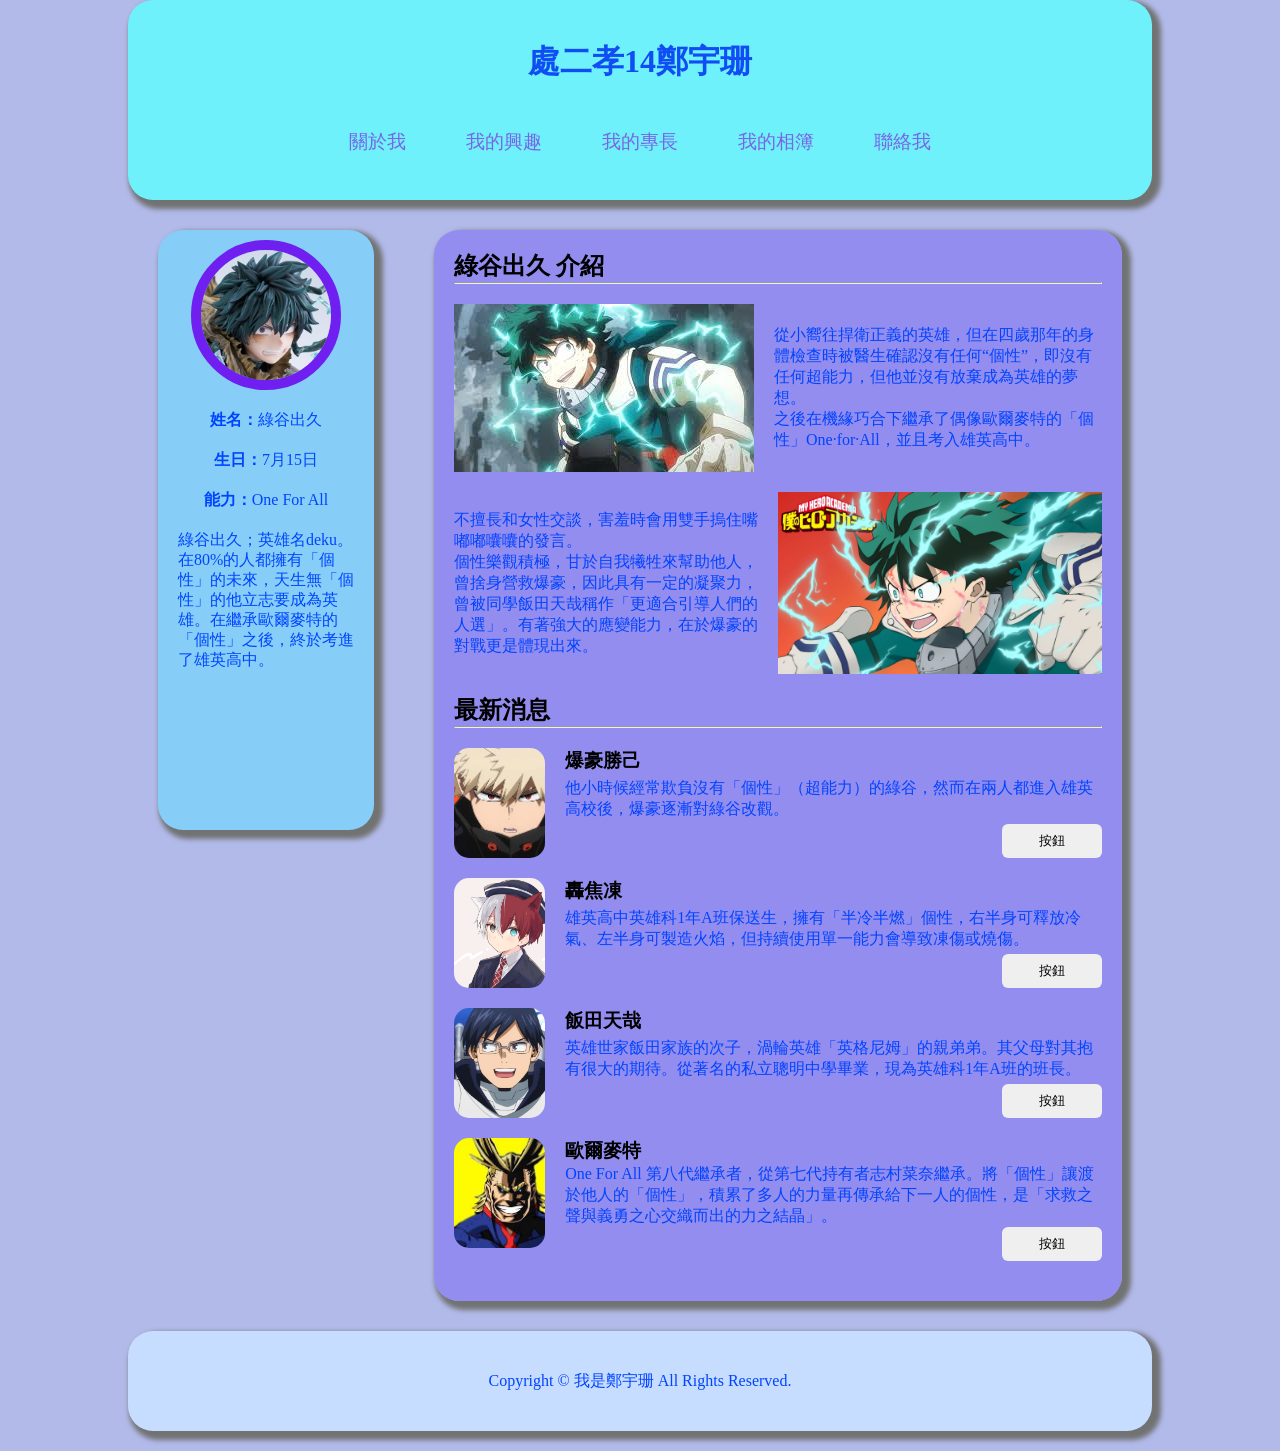
<file: index.html>
<!DOCTYPE html>
<html lang="en">
<head>
    <meta charset="UTF-8">
    <meta name="viewport" content="width=device-width, initial-scale=1.0">
    <link rel="stylesheet" href="index.css">
    <title>處二孝14鄭宇珊</title>
<link rel="stylesheet" href="rwd.css"></head>
<body>
<header>
    <h1><a href="index.html">處二孝14鄭宇珊</a></h1>
        <nav>
            <ul>
                <li><a href="about.html">關於我</a></li>
                <li><a href="like.html">我的興趣</a></li>
                <li><a href="專長.html">我的專長</a></li>
                <li><a href="相簿.html">我的相簿</a></li>
                <li><a href="聯絡.html">聯絡我</a></li>
            </ul>
        </nav>
    </header>
    <div id="box1">
        <aside>
            <div id="photo"><img src="img/1.jpg" alt=""></div>
                <p><b>姓名：</b>綠谷出久</p>
                <p><b>生日：</b>7月15日</p>
                <p><b>能力：</b>One For All</p>
                <p id="a_text">綠谷出久；英雄名deku。在80%的人都擁有「個性」的未來，天生無「個性」的他立志要成為英雄。在繼承歐爾麥特的「個性」之後，終於考進了雄英高中。</p>
        </aside>
        <main>
            <section>
                <h2>綠谷出久 介紹</h2>
                <hr>
                <div class="s1">
                    <img src="img/2.jpg" alt="">
                    <p>從小嚮往捍衛正義的英雄，但在四歲那年的身體檢查時被醫生確認沒有任何“個性”，即沒有任何超能力，但他並沒有放棄成為英雄的夢想。<br>之後在機緣巧合下繼承了偶像歐爾麥特的「個性」One·for·All，並且考入雄英高中。</p>
                </div>
                <div class="s1">
                    <img src="img/3.jpg" alt="">
                    <p>不擅長和女性交談，害羞時會用雙手摀住嘴嘟嘟囔囔的發言。<br>個性樂觀積極，甘於自我犧牲來幫助他人，曾捨身營救爆豪，因此具有一定的凝聚力，曾被同學飯田天哉稱作「更適合引導人們的人選」。有著強大的應變能力，在於爆豪的對戰更是體現出來。</p>
                </div>
            </section>
            <section>
                <h2>最新消息</h2>
                <hr>
                <div class="newsDiv">
                    <div class="newsImg"></div>
                <div class="newsTxt">
                    <h3>爆豪勝己</h3>
                    <p>他小時候經常欺負沒有「個性」（超能力）的綠谷，然而在兩人都進入雄英高校後，爆豪逐漸對綠谷改觀。</p>
                    <button>按鈕</button>
                </div>
            </div>
                <div class="newsDiv">
                    <div class="newsImg"></div>
                <div class="newsTxt">
                    <h3>轟焦凍</h3>
                    <p>雄英高中英雄科1年A班保送生，擁有「半冷半燃」個性，右半身可釋放冷氣、左半身可製造火焰，但持續使用單一能力會導致凍傷或燒傷。</p>
                    <button>按鈕</button>
                </div>
            </div>
                <div class="newsDiv">
                    <div class="newsImg"></div>
                <div class="newsTxt">
                    <h3>飯田天哉</h3>
                    <p>英雄世家飯田家族的次子，渦輪英雄「英格尼姆」的親弟弟。其父母對其抱有很大的期待。從著名的私立聰明中學畢業，現為英雄科1年A班的班長。</p>
                    <button>按鈕</button>
                </div>
            </div>
                <div class="newsDiv">
                    <div class="newsImg"></div>
                <div class="newsTxt">
                    <h3>歐爾麥特</h3>
                    <p>One For All 第八代繼承者，從第七代持有者志村菜奈繼承。將「個性」讓渡於他人的「個性」，積累了多人的力量再傳承給下一人的個性，是「求救之聲與義勇之心交織而出的力之結晶」。</p>
                    <button>按鈕</button>
                </div>
            </div>
            </section>
        </main>
    </div>
    <footer>
        <p>Copyright © 我是鄭宇珊 All Rights Reserved.</p>
    </footer>
</body>
</html>
</file>
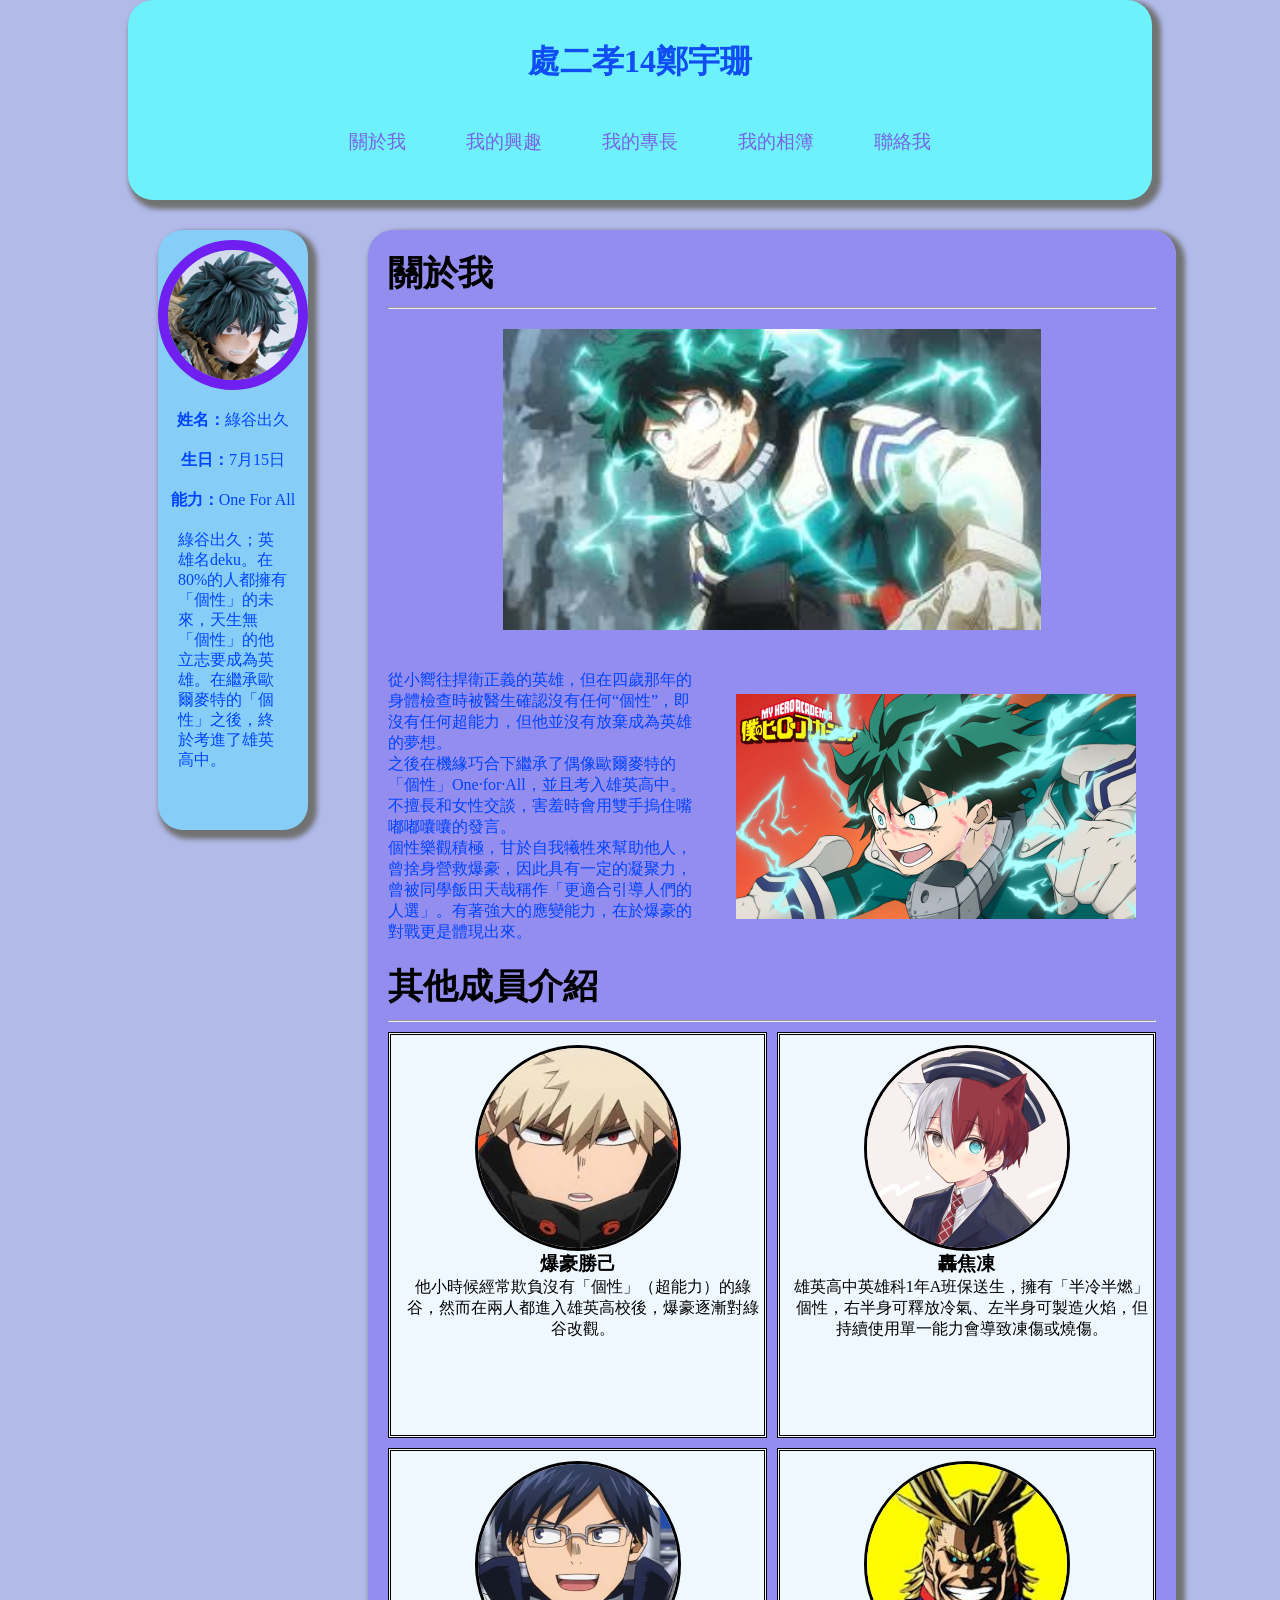
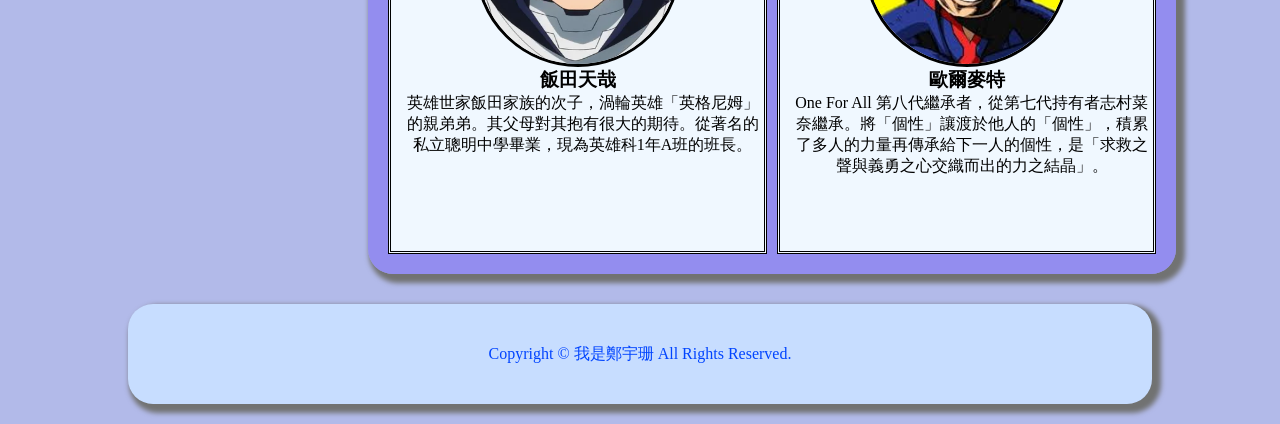
<file: about.html>
<!DOCTYPE html>
<html lang="en">

<head>
    <meta charset="UTF-8">
    <meta name="viewport" content="width=device-width, initial-scale=1.0">
    <link rel="stylesheet" href="index.css">
    <link rel="stylesheet" href="about.css">
    <title>處二孝14鄭宇珊</title>
<link rel="stylesheet" href="rwd.css"></head>

<body>
    <header>
        <h1><a href="index.html">處二孝14鄭宇珊</a></h1>
        <nav>
            <ul>
                <li><a href="about.html">關於我</a></li>
                <li><a href="like.html">我的興趣</a></li>
                <li><a href="專長.html">我的專長</a></li>
                <li><a href="相簿.html">我的相簿</a></li>
                <li><a href="聯絡.html">聯絡我</a></li>
            </ul>
        </nav>
    </header>
    <div id="box1">
        <aside>
            <div id="photo"><img src="img/1.jpg" alt=""></div>
            <p><b>姓名：</b>綠谷出久</p>
            <p><b>生日：</b>7月15日</p>
            <p><b>能力：</b>One For All</p>
            <p id="a_text">綠谷出久；英雄名deku。在80%的人都擁有「個性」的未來，天生無「個性」的他立志要成為英雄。在繼承歐爾麥特的「個性」之後，終於考進了雄英高中。</p>
        </aside>
        <main>
            <div class="news1">
                <h1>關於我</h1>
                <hr>
                <div class="Img1"><img src="img/2.jpg" alt=""></div>
            </div>
            <div class="news2">
                <p>從小嚮往捍衛正義的英雄，但在四歲那年的身體檢查時被醫生確認沒有任何“個性”，即沒有任何超能力，但他並沒有放棄成為英雄的夢想。<br>之後在機緣巧合下繼承了偶像歐爾麥特的「個性」One·for·All，並且考入雄英高中。<br>不擅長和女性交談，害羞時會用雙手摀住嘴嘟嘟囔囔的發言。<br>個性樂觀積極，甘於自我犧牲來幫助他人，曾捨身營救爆豪，因此具有一定的凝聚力，曾被同學飯田天哉稱作「更適合引導人們的人選」。有著強大的應變能力，在於爆豪的對戰更是體現出來。
                </p>
                <img src="img/3.jpg" alt="">
            </div>
            <div class="news3">
                <h1>其他成員介紹</h1>
                <hr>
                <div class="see1">
                    <div class="re1"><img src="img/4.jpg" alt="">
                        <h3><b>爆豪勝己</b></h3>
                        <p>他小時候經常欺負沒有「個性」（超能力）的綠谷，然而在兩人都進入雄英高校後，爆豪逐漸對綠谷改觀。</p>
                    </div>
                    <div class="re2"><img src="img/5.jpg" alt="">
                        <h3><b>轟焦凍</b></h3>
                        <p>雄英高中英雄科1年A班保送生，擁有「半冷半燃」個性，右半身可釋放冷氣、左半身可製造火焰，但持續使用單一能力會導致凍傷或燒傷。</p>
                    </div>
                </div>
                <div class="see2">
                    <div class="re3"><img src="img/6.jpg" alt="">
                        <h3><b>飯田天哉</b></h3>
                        <p>英雄世家飯田家族的次子，渦輪英雄「英格尼姆」的親弟弟。其父母對其抱有很大的期待。從著名的私立聰明中學畢業，現為英雄科1年A班的班長。</p>
                    </div>
                    <div class="re4"><img src="img/7.jpg" alt="">
                        <h3><b>歐爾麥特</b></h3>
                        <p>One For All 第八代繼承者，從第七代持有者志村菜奈繼承。將「個性」讓渡於他人的「個性」，積累了多人的力量再傳承給下一人的個性，是「求救之聲與義勇之心交織而出的力之結晶」。
                        </p>
                    </div>
                </div>
        </main>
    </div>
    <footer>
        <p>Copyright © 我是鄭宇珊 All Rights Reserved.</p>
    </footer>
</body>

</html>
</file>
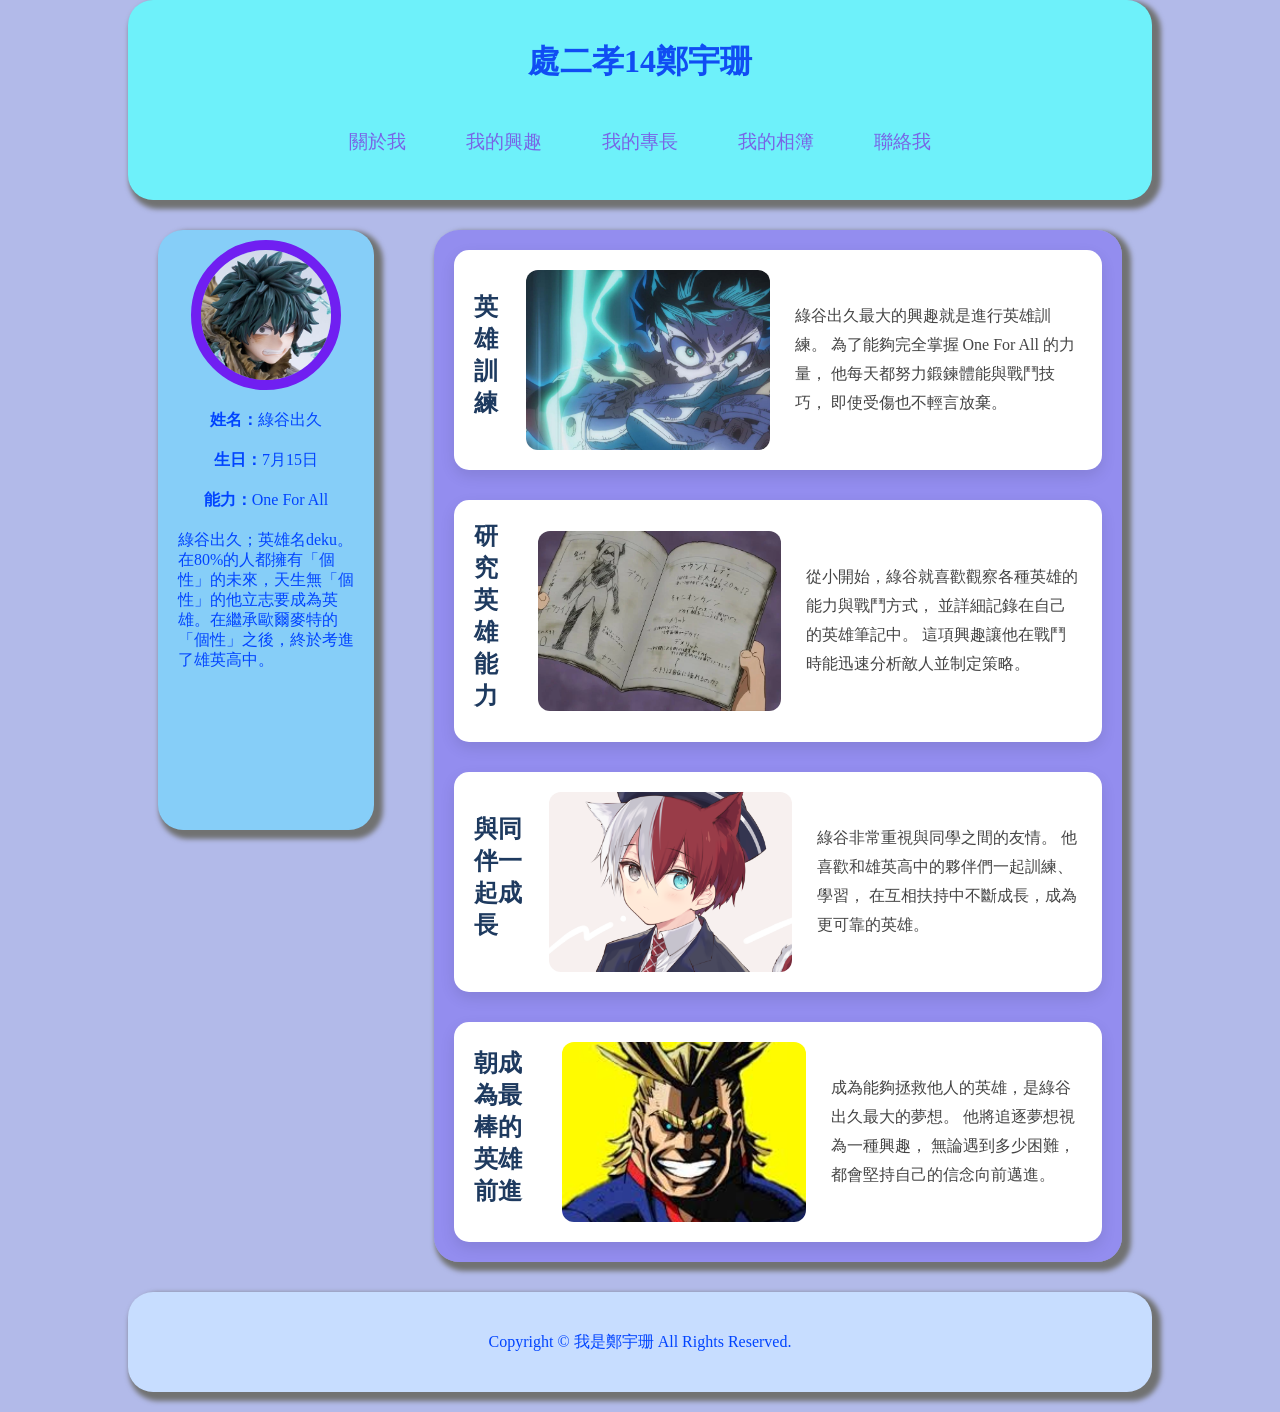
<file: like.html>
<!DOCTYPE html>
<html lang="en">
<head>
    <meta charset="UTF-8">
    <meta name="viewport" content="width=device-width, initial-scale=1.0">
    <link rel="stylesheet" href="index.css">
    <link rel="stylesheet" href="like.css">
    <title>處二孝14鄭宇珊</title>
<link rel="stylesheet" href="rwd.css"></head>
<body>
<header>
    <h1><a href="index.html">處二孝14鄭宇珊</a></h1>
        <nav>
            <ul>
                <li><a href="about.html">關於我</a></li>
                <li><a href="like.html">我的興趣</a></li>
                <li><a href="專長.html">我的專長</a></li>
                <li><a href="相簿.html">我的相簿</a></li>
                <li><a href="聯絡.html">聯絡我</a></li>
            </ul>
        </nav>
    </header>
    <div id="box1">
        <aside>
            <div id="photo"><img src="img/1.jpg" alt=""></div>
                <p><b>姓名：</b>綠谷出久</p>
                <p><b>生日：</b>7月15日</p>
                <p><b>能力：</b>One For All</p>
                <p id="a_text">綠谷出久；英雄名deku。在80%的人都擁有「個性」的未來，天生無「個性」的他立志要成為英雄。在繼承歐爾麥特的「個性」之後，終於考進了雄英高中。</p>
        </aside>
        <main>
            <section class="interest">
                <h2>英雄訓練</h2>
                <img src="img/11.jpg" alt="英雄訓練">
                <p>
                    綠谷出久最大的興趣就是進行英雄訓練。
                    為了能夠完全掌握 One For All 的力量，
                    他每天都努力鍛鍊體能與戰鬥技巧，
                    即使受傷也不輕言放棄。
                </p>
            </section>
        
            <section class="interest">
                <h2>研究英雄能力</h2>
                <img src="img/10.jpg" alt="英雄筆記">
                <p>
                    從小開始，綠谷就喜歡觀察各種英雄的能力與戰鬥方式，
                    並詳細記錄在自己的英雄筆記中。
                    這項興趣讓他在戰鬥時能迅速分析敵人並制定策略。
                </p>
            </section>
        
            <section class="interest">
                <h2>與同伴一起成長</h2>
                <img src="img/5.jpg" alt="同伴">
                <p>
                    綠谷非常重視與同學之間的友情。
                    他喜歡和雄英高中的夥伴們一起訓練、學習，
                    在互相扶持中不斷成長，成為更可靠的英雄。
                </p>
            </section>
        
            <section class="interest">
                <h2>朝成為最棒的英雄前進</h2>
                <img src="img/7.jpg" alt="英雄夢想">
                <p>
                    成為能夠拯救他人的英雄，是綠谷出久最大的夢想。
                    他將追逐夢想視為一種興趣，
                    無論遇到多少困難，都會堅持自己的信念向前邁進。
                </p>
            </section>
        </main>
    </div>
    <footer>
        <p>Copyright © 我是鄭宇珊 All Rights Reserved.</p>
    </footer>
</body>
</html>
</file>
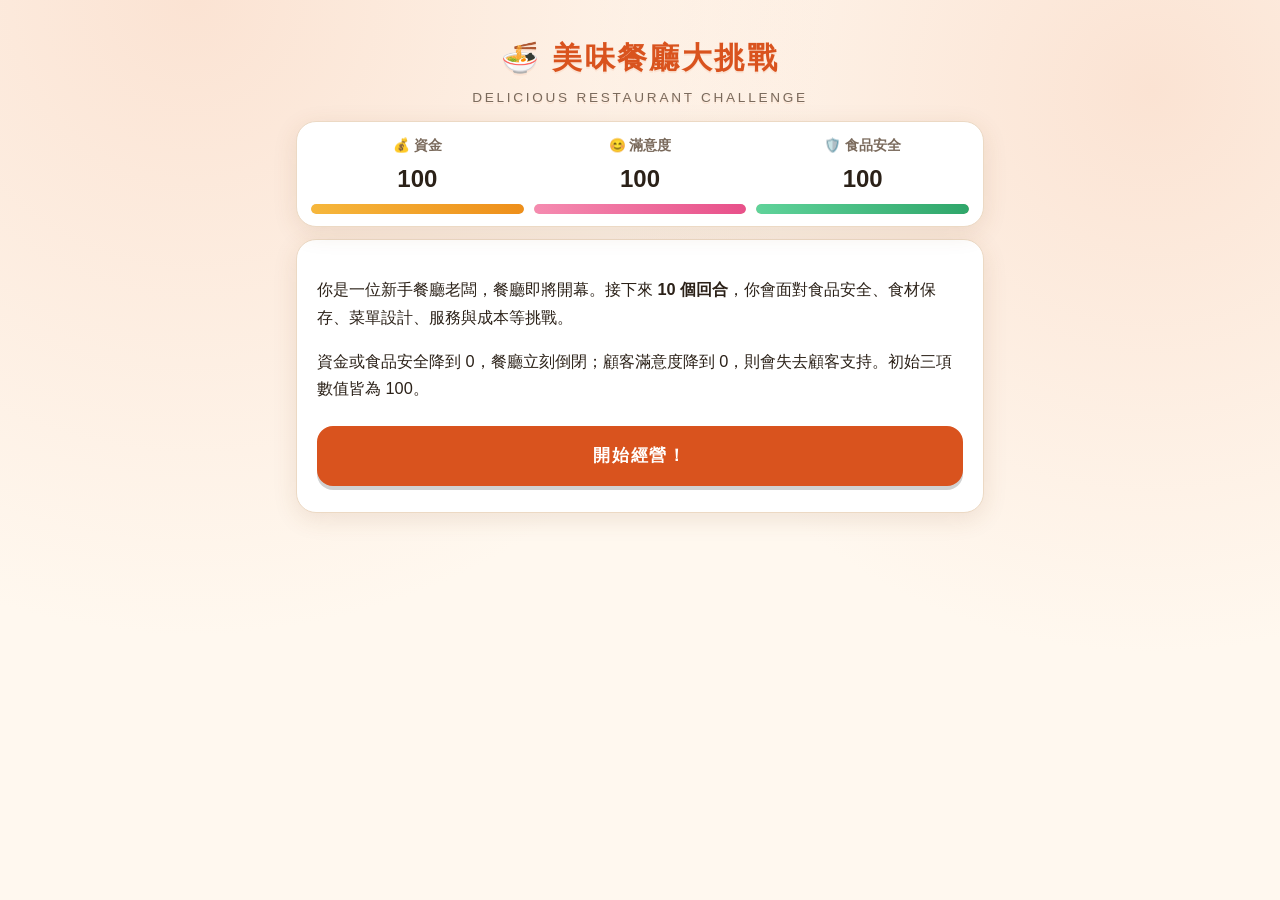
<file: restaurant-game (2).html>
<!DOCTYPE html>
<html lang="zh-Hant">
<head>
<meta charset="utf-8">
<meta name="viewport" content="width=device-width, initial-scale=1, viewport-fit=cover">
<title>美味餐廳大挑戰</title>
<style>
:root{box-sizing:border-box;padding-top:env(safe-area-inset-top,0px);padding-bottom:env(safe-area-inset-bottom,0px);--bg:#fff8ef;--card:#fff;--tx:#2b2118;--mu:#7a6a5c;--bd:#ecd9c4;--ac:#d9531e;--ac2:#fbe3d3;--up:#1f8a4c;--dn:#c62f2f;color-scheme:light}
html{scroll-padding-top:env(safe-area-inset-top,0px)}
@media (prefers-color-scheme:dark){:root:not([data-theme="light"]){--bg:#1d1814;--card:#2a231d;--tx:#f5ebe0;--mu:#b5a594;--bd:#463b31;--ac:#ff8a52;--ac2:#4a2e20;--up:#55d08a;--dn:#ff7b7b;color-scheme:dark}}
*{box-sizing:border-box}
body{margin:0;background:var(--bg);color:var(--tx);font:16px/1.7 -apple-system,"PingFang TC","Noto Sans TC","Microsoft JhengHei",sans-serif}
main{max-width:720px;margin:0 auto;padding:16px}
h1{font-size:1.5rem;margin:8px 0;text-align:center}
.card{background:var(--card);border:1px solid var(--bd);border-radius:14px;padding:16px;margin:12px 0}
.stats{display:grid;grid-template-columns:repeat(3,1fr);gap:8px}
.st{font-size:.85rem;color:var(--mu)}
.st b{display:block;font-size:1.25rem;color:var(--tx)}
.bar{height:8px;border-radius:4px;background:var(--bd);overflow:hidden;margin-top:4px}
.bar i{display:block;height:100%;background:var(--ac);transition:width .4s}
.rd{color:var(--ac);font-weight:700}
.facts{background:var(--ac2);border-radius:10px;padding:10px 14px;font-size:.92rem;margin:10px 0}
.facts div{margin:2px 0}
button{font:inherit;color:var(--tx);background:var(--card);border:1px solid var(--bd);border-radius:12px;padding:12px 14px;margin:6px 0;width:100%;text-align:left;cursor:pointer}
button:hover{border-color:var(--ac)}
button.go{background:var(--ac);color:#fff;border-color:var(--ac);text-align:center;font-weight:700}
.d{display:flex;gap:12px;flex-wrap:wrap;font-weight:700;margin:8px 0}
.up{color:var(--up)}.dn{color:var(--dn)}
.know{border-left:4px solid var(--ac);padding-left:10px;color:var(--mu);font-size:.93rem}
.big{font-size:2.4rem;text-align:center;font-weight:800;color:var(--ac)}
body{background:radial-gradient(circle at 15% 0,var(--ac2),transparent 45%),radial-gradient(circle at 90% 10%,var(--ac2),transparent 40%),var(--bg);min-height:100vh}
main{padding:20px 16px 40px}
h1{font-size:1.9rem;letter-spacing:.08em;margin:12px 0 2px;color:var(--ac);text-shadow:0 2px 0 var(--ac2)}
.sub{display:block;font-size:.85rem;font-weight:400;letter-spacing:.2em;color:var(--mu);margin-top:2px}
.card{border-radius:20px;padding:20px;box-shadow:0 6px 24px rgba(120,70,30,.12);animation:up .35s ease both}
@keyframes up{from{opacity:0;transform:translateY(10px)}to{opacity:1;transform:none}}
.stats{position:sticky;top:env(safe-area-inset-top,0px);z-index:5;gap:10px;padding:12px 14px}
.st{text-align:center;font-weight:600}
.st b{font-size:1.5rem;margin-top:2px}
.bar{height:10px;border-radius:5px}
.bar i{border-radius:5px}
.st:nth-child(1) .bar i{background:linear-gradient(90deg,#f6b73c,#ee8f1a)}
.st:nth-child(2) .bar i{background:linear-gradient(90deg,#f58bb0,#e8508a)}
.st:nth-child(3) .bar i{background:linear-gradient(90deg,#5fd39a,#2fa66a)}
.rd{display:inline-block;background:var(--ac);color:#fff;padding:4px 14px;border-radius:999px;font-size:.9rem;margin-bottom:6px}
.card p{font-size:1.02rem}
.facts{border:1px dashed var(--ac);border-radius:14px;padding:12px 16px}
.facts b{display:block;color:var(--ac);margin-bottom:4px}
button{border-radius:16px;padding:14px 16px;border-width:2px;transition:transform .15s,box-shadow .15s,border-color .15s}
button:hover{transform:translateY(-2px);box-shadow:0 6px 14px rgba(120,70,30,.15)}
button:active{transform:scale(.98)}
button[data-j] b:first-child{display:inline-block;width:1.9em;height:1.9em;line-height:1.9em;text-align:center;border-radius:50%;background:var(--ac2);color:var(--ac);margin-right:8px}
button.go{padding:14px;font-size:1.05rem;letter-spacing:.1em;box-shadow:0 4px 0 rgba(0,0,0,.18)}
button.go:hover{box-shadow:0 6px 0 rgba(0,0,0,.18)}
.d{background:var(--ac2);border-radius:12px;padding:10px 14px}
.know{background:var(--ac2);border-radius:0 12px 12px 0;padding:10px 14px}
.big{font-size:2.8rem;margin:6px 0;text-shadow:0 3px 0 var(--ac2)}
@media (max-width:480px){.st{font-size:.78rem}.st b{font-size:1.25rem}h1{font-size:1.6rem}}
</style>
</head>
<body>
<main>
<h1>🍜 美味餐廳大挑戰<span class="sub">DELICIOUS RESTAURANT CHALLENGE</span></h1>
<div class="card stats" id="stats"></div>
<div id="view"></div>
</main>
<script>
const R=[
{t:"冷藏庫溫度異常",s:"開幕前一天，你收了一批新鮮雞肉，卻發現冷藏庫溫度計顯示 9°C，師傅說「應該沒差啦」。",f:["冷藏溫度應維持在 7°C 以下（建議 0～5°C），冷凍則為 -18°C 以下。","7～60°C 是細菌快速繁殖的「危險溫度帶」。"],
o:[["先照常營業，打烊後再處理冷藏庫",[5,0,-25],"雞肉在危險溫度帶停留過久，沙門氏菌等細菌可能大量繁殖，你賭上了客人的健康，雖然省下成本，但風險極高。"],["立即停用可疑雞肉、報修冷藏庫，並重新叫貨",[-15,-5,10],"你花了不少錢，也讓部分餐點缺貨，但守住了食安底線。"],["請師傅檢修，並量測食材中心溫度，只丟棄超標的食材",[-8,-3,5],"依據實際溫度與時間判斷，減少浪費，但仍有一定判斷風險，需要確實記錄。"]],k:"冷藏 ≤7°C、冷凍 ≤-18°C；危險溫度帶（7～60°C）停留不宜超過 2 小時。"},
{t:"砧板上的交叉污染",s:"午餐尖峰時，新來的助手用同一塊砧板先切生雞肉，又直接拿來切生菜沙拉。",f:["生食與熟食、生肉與蔬果應分開處理，避免交叉污染。","接觸生肉後要用肥皂搓洗雙手至少 20 秒。"],
o:[["用水沖一下砧板，趕快出餐",[0,0,-20],"水沖無法去除油脂與細菌，生雞肉上的細菌已轉移到即食沙拉上，風險很高。"],["採購色標砧板與刀具，並教育全體員工",[-10,0,12],"短期花費增加，但建立了長期有效的分區制度。"],["每次切完用熱水加洗潔精清洗，繼續共用同一塊",[-3,-2,3],"清潔有幫助，但尖峰時容易漏做，仍不如物理分隔可靠。"]],k:"生熟食分開（色標工具）、先洗手再備餐，是預防交叉污染的核心。"},
{t:"菜單設計大考驗",s:"你要為開幕設計菜單。食材採購報價出來了，牛排成本很高，青菜與雞肉則相對便宜。",f:["餐飲業常以食材成本率約 30～35% 作為參考。","菜單可搭配「招牌高毛利」、「平價入門」與蔬食，兼顧營養與選擇。"],
o:[["主打高價牛排，打造高級形象",[5,-12,0],"毛利看似不錯，但價位門檻高，客群變窄，很多顧客覺得吃不起。"],["設計平衡菜單：招牌主餐、平價套餐、蔬食與湯品",[8,10,0],"兼顧成本與顧客需求，營養搭配也更完整，但備料較複雜。"],["全面低價大份量，走薄利多銷路線",[-8,8,0],"客人很開心，但食材成本率偏高，利潤被壓縮。"]],k:"菜單要平衡成本率、毛利、營養與顧客需求，而非只追求單一目標。"},
{t:"倉庫裡的過期食材",s:"盤點倉庫時，你發現後排有已過期的牛奶，還有一箱快壞掉的蔬菜被新貨壓在最底下。",f:["食材應「先進先出」（FIFO），並標示開封與到期日。","過期食品不可使用，也不能靠加熱「救回來」。"],
o:[["全部煮熟再用，反正加熱就安全",[0,-5,-15],"加熱無法消除部分細菌產生的毒素，也不能讓過期食品變安全。"],["丟棄過期品，建立先進先出與標籤制度，調整訂貨量",[-8,0,10],"短期有損耗，但降低了未來浪費與食安風險。"],["整個倉庫全部丟掉重新進貨",[-20,0,5],"雖然安全，但連仍可用的食材也丟了，成本損失太大。"]],k:"先進先出、標示日期、依銷量控管採購量，才能同時顧到安全與成本。"},
{t:"帶病上工的廚師",s:"主廚昨晚開始腹瀉、發燒，但他說店裡缺人，戴上口罩手套還是想上班。",f:["有腹瀉、嘔吐、發燒等症狀的員工，不應接觸食品。","諾羅病毒傳染力強，症狀緩解後仍可能排毒，常建議停工約 48 小時以上。"],
o:[["讓他戴口罩手套，照常煮菜",[5,0,-25],"手套無法阻止病原透過手、餐具傳播，一人帶病可能造成集體食物中毒。"],["請他回家休息，另找兼職人員代班",[-10,-3,10],"人事成本與出餐速度受影響，但守住了衛生。"],["調去收銀台，不碰食物，並重新分配廚房人力",[-4,-2,8],"可行的折衷方案，但他仍可能經手餐具與現金，須加強洗手與消毒。"]],k:"生病員工要暫停接觸食品，這是餐飲衛生管理的基本規範。"},
{t:"顧客的花生過敏",s:"一位顧客點了沙拉，說自己對花生嚴重過敏，而這道沙拉的醬汁含花生醬。",f:["常見過敏原（如花生、蛋、牛奶、甲殼類等）應清楚標示。","備餐時要避免過敏原透過器具、油鍋交叉接觸。"],
o:[["告訴他把花生挑掉就好",[0,-5,-25],"醬汁已沾染整份沙拉，可能引發嚴重過敏反應，甚至休克。"],["如實告知，使用乾淨器具重做無花生版本，並在菜單加註過敏原",[-6,8,8],"多花時間與成本，但顧客安心，也建立專業形象。"],["婉拒服務，請他改點其他餐廳",[0,-8,2],"安全是安全了，但錯失服務機會，顧客感受冷淡。"]],k:"清楚的過敏原標示與乾淨器具，是保護過敏顧客的關鍵。"},
{t:"炎夏外送大作戰",s:"天氣很熱，外送訂單暴增。你的員工把熱湯、炸雞與冷飲、涼拌小菜一起裝進同一個袋子。",f:["熱食應維持 60°C 以上，冷食應維持 7°C 以下。","食物從出餐到食用，建議控制在 2 小時內。"],
o:[["全部裝同一袋，節省包材與時間",[3,-8,-15],"冷熱互相影響，大量食物落入危險溫度帶，也容易變味、變質。"],["冷熱分裝、使用保溫保冷袋，並標示出餐時間",[-8,8,8],"包材成本上升，但品質與安全都提升，顧客評價更好。"],["夏天先暫停外送",[-5,-10,0],"避開風險，但損失營收與外送客群。"]],k:"冷熱分裝，熱食 ≥60°C、冷食 ≤7°C，並縮短運送時間。"},
{t:"衛生局抽查前夕",s:"明天衛生局可能來抽查，你發現炸油顏色變黑、起泡又有油煙異味，已使用多日。",f:["油炸用油的極性化合物達 25% 即不得使用，需更換。","可用油品檢測試紙或儀器輔助判斷，並保留換油紀錄。"],
o:[["繼續用，只多補一些新油",[3,0,-15],"補油無法解決劣化問題，油品劣化會產生有害物質，也容易被稽查開罰。"],["全部更換，使用檢測試紙並建立換油紀錄",[-10,3,12],"短期支出增加，但符合法規並提升品質。"],["先過濾掉雜質，再繼續使用",[-3,0,2],"過濾只能去雜質，無法改善油品劣化，效果有限。"]],k:"炸油要依檢測結果與使用狀況定期更換，並留下紀錄。"},
{t:"颱風後菜價翻倍",s:"颱風過後，葉菜類價格大漲，採購單位說有攤販願意用便宜價錢賣你，但無法提供來源與發票。",f:["優先採用時令、當地食材，能降低成本與損耗。","食材應來源清楚、可追溯，才能在食安事件時追查。"],
o:[["照原菜單不調整，用高價買進",[-15,3,0],"品質維持，但成本率暴增，利潤快速縮水。"],["改用時令替代食材，並微調菜單與份量",[-3,3,0],"控制成本也維持品質，但需要重新溝通菜單內容。"],["向來源不明的便宜攤販買菜",[8,-3,-18],"省了錢，卻無法確認農藥殘留與保存狀況，一旦出事難以追溯。"]],k:"控制成本要靠時令食材與損耗管理，不能犧牲來源可追溯性。"},
{t:"最後一關：不熟的雞排",s:"尖峰時段，一位顧客大聲抱怨雞排中間還是粉紅色，其他客人也轉頭看過來。",f:["禽肉中心溫度應達 75°C 以上並持續 1 分鐘。","要用探針溫度計確認熟度，不能只靠顏色判斷。"],
o:[["解釋說這是正常的嫩度",[0,-20,-5],"禽肉未熟有食物中毒風險，辯解只會讓客人更不信任你。"],["誠懇道歉、重做餐點，用探針確認，並檢討出餐流程",[-5,10,8],"成本小幅增加，卻把客訴變成建立信任的機會。"],["直接免單並道歉，但不檢討流程",[-10,5,0],"安撫了客人，但根本問題沒解決，下次仍可能再發生。"]],k:"禽肉以探針量測中心溫度達 75°C 以上，並從客訴中改善流程。"}
];
let S,i,hist;
const $=id=>document.getElementById(id);
const cl=(v)=>Math.max(0,Math.min(100,v));
function stats(){
 const a=[["💰 資金",S.m,0],["😊 滿意度",S.c,1],["🛡️ 食品安全",S.f,1]];
 $("stats").innerHTML=a.map(x=>`<div class="st">${x[0]}<b>${x[1]}</b><div class="bar"><i style="width:${Math.min(100,x[1])}%"></i></div></div>`).join("");
}
function start(){S={m:100,c:100,f:100};i=0;hist=[];stats();
 $("view").innerHTML=`<div class="card"><p>你是一位新手餐廳老闆，餐廳即將開幕。接下來 <b>10 個回合</b>，你會面對食品安全、食材保存、菜單設計、服務與成本等挑戰。</p><p>資金或食品安全降到 0，餐廳立刻倒閉；顧客滿意度降到 0，則會失去顧客支持。初始三項數值皆為 100。</p><button class="go" id="b0">開始經營！</button></div>`;
 $("b0").onclick=round;}
function round(){
 const r=R[i];
 $("view").innerHTML=`<div class="card"><div class="rd">第 ${i+1} / 10 回合：${r.t}</div><p>${r.s}</p><div class="facts"><b>📚 餐飲小知識</b>${r.f.map(x=>`<div>・${x}</div>`).join("")}</div>${r.o.map((o,j)=>`<button data-j="${j}"><b>${"ABC"[j]}.</b> ${o[0]}</button>`).join("")}</div>`;
 document.querySelectorAll("button[data-j]").forEach(b=>b.onclick=()=>pick(+b.dataset.j));
}
function fmt(n){return `<span class="${n>=0?"up":"dn"}">${n>=0?"+":""}${n}</span>`}
function pick(j){
 const r=R[i],o=r.o[j],d=o[1];
 const oc=Math.round(S.c/10); // 營業收入
 const p={m:S.m,c:S.c,f:S.f};
 S.m+=d[0]+oc;S.c=cl(S.c+d[1]);S.f=cl(S.f+d[2]);
 hist.push(j);stats();
 const ml=S.m<=0?"💰 資金耗盡，餐廳無法再營運，宣告倒閉。":S.f<=0?"🛡️ 食品安全指數歸零，爆發食物中毒事件，餐廳被勒令停業。":S.c<=0?"😞 顧客滿意度歸零，客人不再上門，餐廳失去顧客支持。":"";
 $("view").innerHTML=`<div class="card"><div class="rd">你選擇了 ${"ABC"[j]}：${o[0]}</div><p>${o[2]}</p><div class="know">💡 ${r.k}</div><div class="d"><span>💰 資金 ${fmt(d[0])}（營業收入 +${oc}）</span><span>😊 滿意度 ${fmt(S.c-p.c)}</span><span>🛡️ 食安 ${fmt(S.f-p.f)}</span></div><p>目前：資金 <b>${S.m}</b>｜滿意度 <b>${S.c}</b>｜食安 <b>${S.f}</b></p>${ml?`<button class="go" id="nx">查看結局</button>`:`<button class="go" id="nx">${i<9?"下一回合":"查看最終評價"}</button>`}</div>`;
 $("nx").onclick=()=>{i++;if(ml)end(ml);else if(i>=10)end("");else round();};
}
function end(fail){
 let h;
 if(fail){h=`<div class="big">經營失敗</div><p>${fail}（撐到第 ${i} 回合）</p>`;}
 else{
  const sc=Math.round(Math.min(100,S.m*0.4)+S.c*0.3+S.f*0.3);
  const g=sc>=85?"S 米其林級名店":sc>=70?"A 人氣優質餐廳":sc>=55?"B 穩定經營小店":sc>=40?"C 勉強存活":"D 岌岌可危";
  h=`<div class="big">${g}</div><p style="text-align:center">綜合得分 ${sc} 分｜資金 ${S.m}・滿意度 ${S.c}・食安 ${S.f}</p>`;
 }
 $("view").innerHTML=`<div class="card">${h}<div class="facts"><b>🎓 你學到的 3 項重要餐飲知識</b><div>1. 危險溫度帶 7～60°C：冷藏 ≤7°C、熱存 ≥60°C，禽肉中心溫度要達 75°C 以上。</div><div>2. 預防污染：生熟分開、勤洗手、生病員工停工，並清楚標示過敏原。</div><div>3. 成本與保存：先進先出、時令食材、控制成本率，且食材來源必須可追溯。</div></div><button class="go" id="rs">再玩一次</button></div>`;
 $("rs").onclick=start;
}
start();
</script>
</body>
</html>
</file>
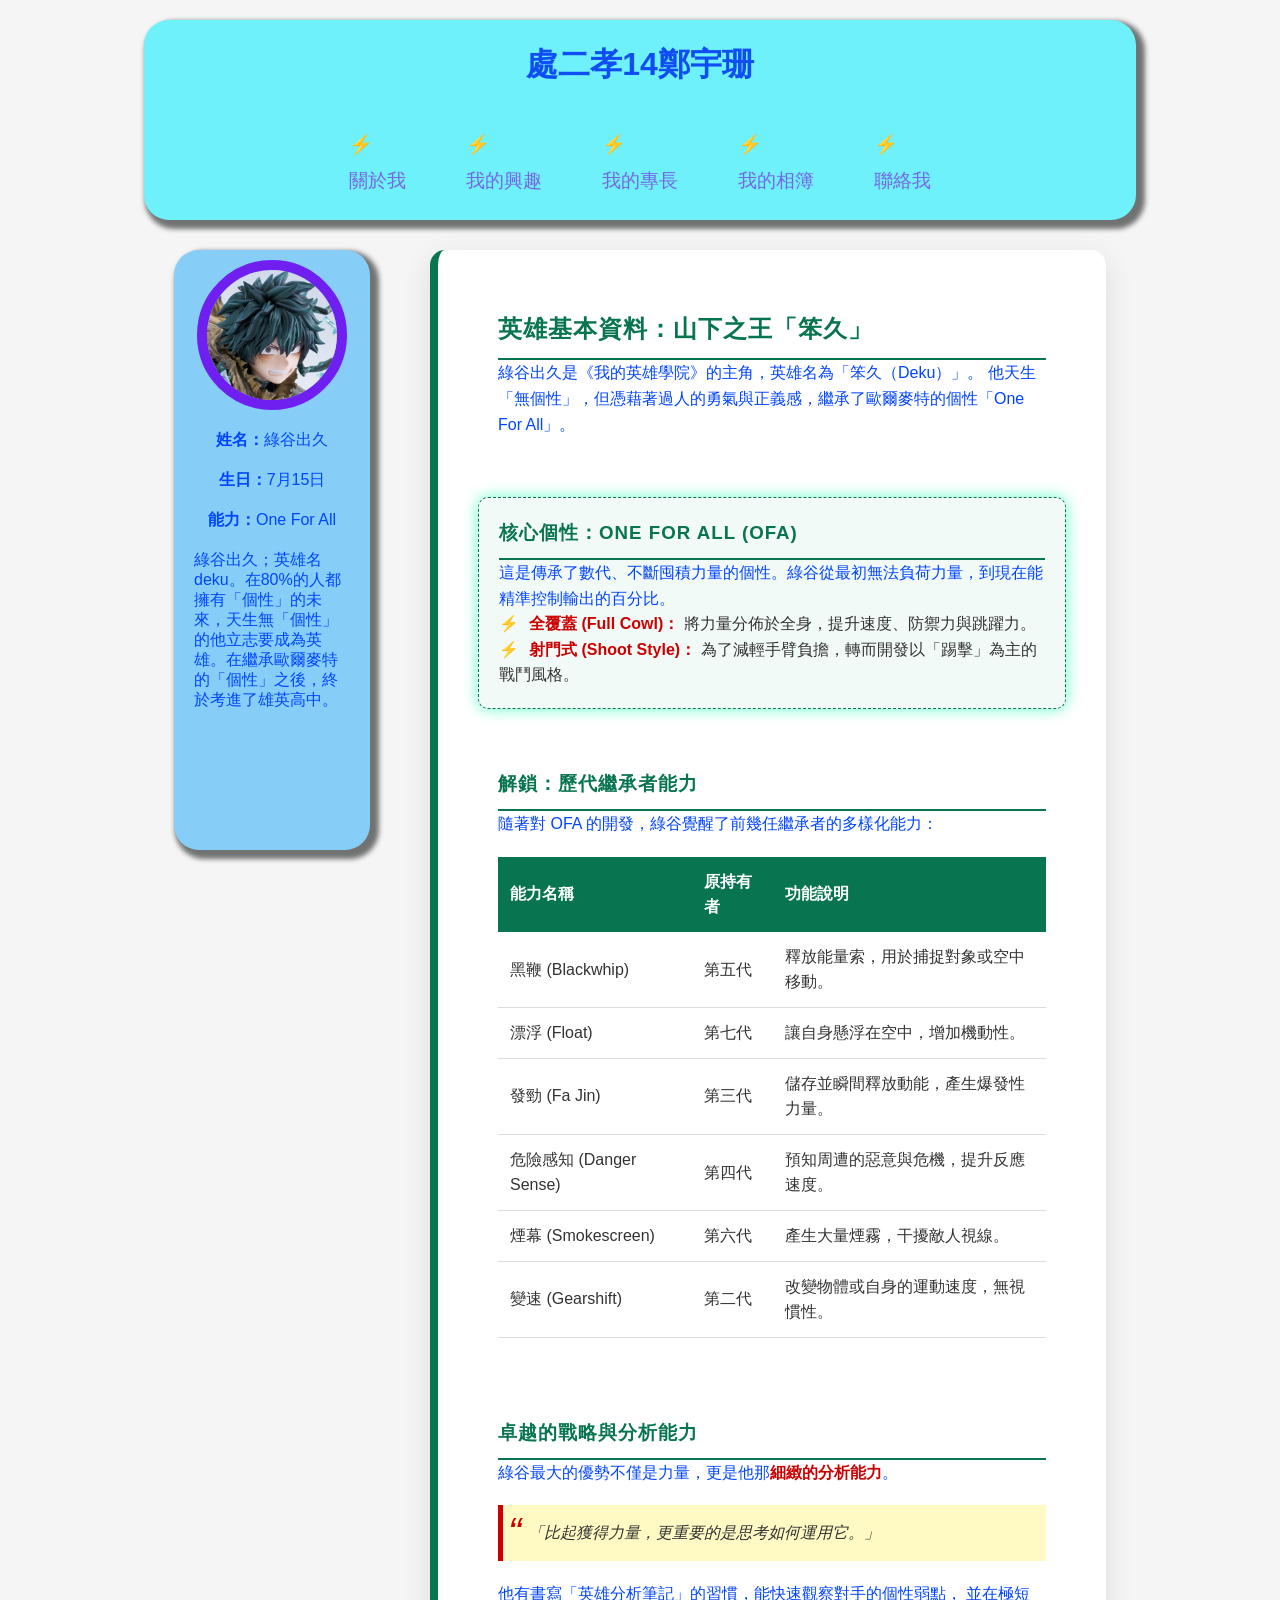
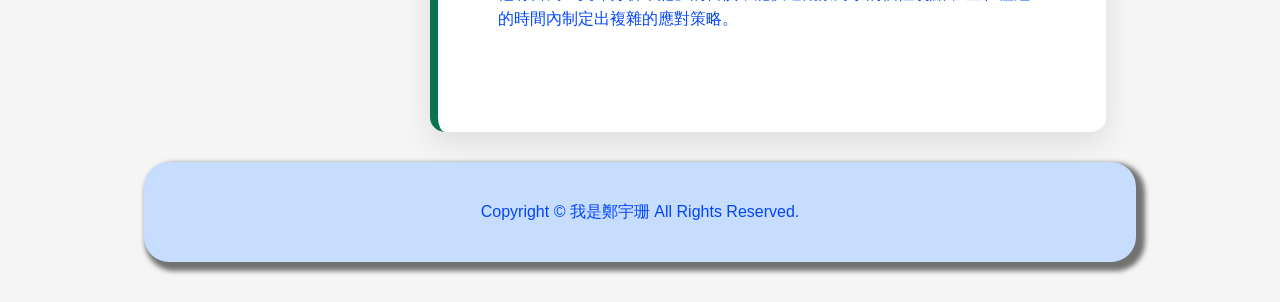
<file: 專長.html>
<!DOCTYPE html>
<html lang="en">
<head>
    <meta charset="UTF-8">
    <meta name="viewport" content="width=device-width, initial-scale=1.0">
    <link rel="stylesheet" href="index.css">
    <link rel="stylesheet" href="專長.css">
    <title>處二孝14鄭宇珊</title>
<link rel="stylesheet" href="rwd.css"></head>
<body>
<header>
    <h1><a href="index.html">處二孝14鄭宇珊</a></h1>
        <nav>
            <ul>
                <li><a href="about.html">關於我</a></li>
                <li><a href="like.html">我的興趣</a></li>
                <li><a href="專長.html">我的專長</a></li>
                <li><a href="相簿.html">我的相簿</a></li>
                <li><a href="聯絡.html">聯絡我</a></li>
            </ul>
        </nav>
    </header>
    <div id="box1">
        <aside>
            <div id="photo"><img src="img/1.jpg" alt=""></div>
                <p><b>姓名：</b>綠谷出久</p>
                <p><b>生日：</b>7月15日</p>
                <p><b>能力：</b>One For All</p>
                <p id="a_text">綠谷出久；英雄名deku。在80%的人都擁有「個性」的未來，天生無「個性」的他立志要成為英雄。在繼承歐爾麥特的「個性」之後，終於考進了雄英高中。</p>
        </aside>
        <main>
            <section id="hero-profile">
                <h2>英雄基本資料：山下之王「笨久」</h2>
                <p>
                    綠谷出久是《我的英雄學院》的主角，英雄名為「笨久（Deku）」。
                    他天生「無個性」，但憑藉著過人的勇氣與正義感，繼承了歐爾麥特的個性「One For All」。
                </p>
            </section>
        
            <section id="quirk-mastery">
                <h3>核心個性：One For All (OFA)</h3>
                <p>這是傳承了數代、不斷囤積力量的個性。綠谷從最初無法負荷力量，到現在能精準控制輸出的百分比。</p>
                <ul>
                    <li><strong>全覆蓋 (Full Cowl)：</strong> 將力量分佈於全身，提升速度、防禦力與跳躍力。</li>
                    <li><strong>射門式 (Shoot Style)：</strong> 為了減輕手臂負擔，轉而開發以「踢擊」為主的戰鬥風格。</li>
                </ul>
            </section>
        
            <section id="additional-quirks">
                <h3>解鎖：歷代繼承者能力</h3>
                <p>隨著對 OFA 的開發，綠谷覺醒了前幾任繼承者的多樣化能力：</p>
                <table>
                    <thead>
                        <tr>
                            <th>能力名稱</th>
                            <th>原持有者</th>
                            <th>功能說明</th>
                        </tr>
                    </thead>
                    <tbody>
                        <tr>
                            <td>黑鞭 (Blackwhip)</td>
                            <td>第五代</td>
                            <td>釋放能量索，用於捕捉對象或空中移動。</td>
                        </tr>
                        <tr>
                            <td>漂浮 (Float)</td>
                            <td>第七代</td>
                            <td>讓自身懸浮在空中，增加機動性。</td>
                        </tr>
                        <tr>
                            <td>發勁 (Fa Jin)</td>
                            <td>第三代</td>
                            <td>儲存並瞬間釋放動能，產生爆發性力量。</td>
                        </tr>
                        <tr>
                            <td>危險感知 (Danger Sense)</td>
                            <td>第四代</td>
                            <td>預知周遭的惡意與危機，提升反應速度。</td>
                        </tr>
                        <tr>
                            <td>煙幕 (Smokescreen)</td>
                            <td>第六代</td>
                            <td>產生大量煙霧，干擾敵人視線。</td>
                        </tr>
                        <tr>
                            <td>變速 (Gearshift)</td>
                            <td>第二代</td>
                            <td>改變物體或自身的運動速度，無視慣性。</td>
                        </tr>
                    </tbody>
                </table>
            </section>
        
            <section id="strategic-mind">
                <h3>卓越的戰略與分析能力</h3>
                <p>綠谷最大的優勢不僅是力量，更是他那<strong>細緻的分析能力</strong>。</p>
                <blockquote>
                    「比起獲得力量，更重要的是思考如何運用它。」
                </blockquote>
                <p>
                    他有書寫「英雄分析筆記」的習慣，能快速觀察對手的個性弱點，
                    並在極短的時間內制定出複雜的應對策略。
                </p>
            </section>
        </main>
    </div>
    <footer>
        <p>Copyright © 我是鄭宇珊 All Rights Reserved.</p>
    </footer>
</body>
</html>
</file>
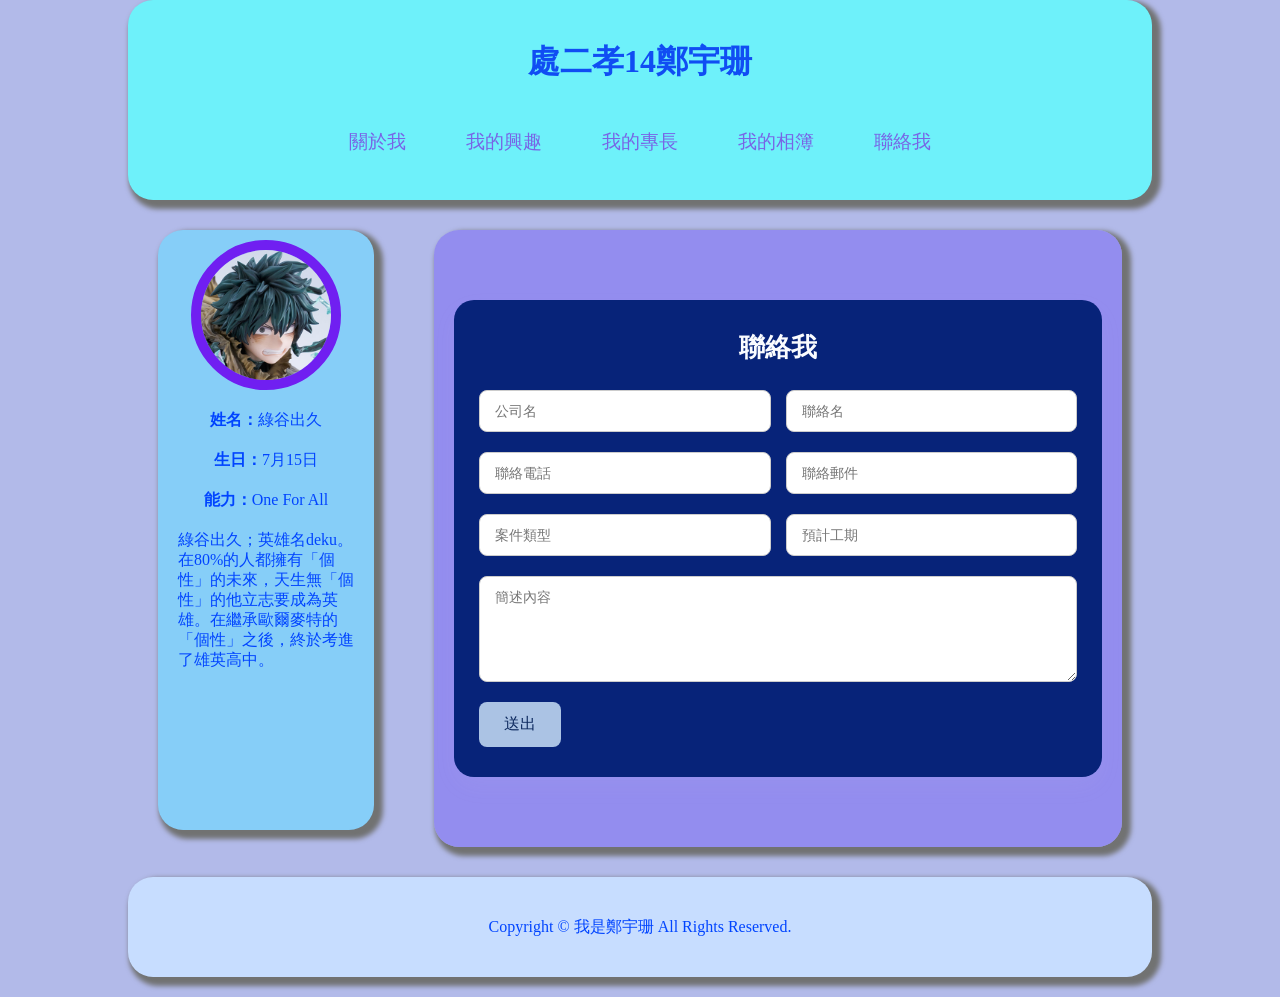
<file: 聯絡.html>
<!DOCTYPE html>
<html lang="en">
<head>
    <meta charset="UTF-8">
    <meta name="viewport" content="width=device-width, initial-scale=1.0">
    <link rel="stylesheet" href="index.css">
    <link rel="stylesheet" href="聯絡.css">
    <title>處二孝14鄭宇珊</title>
<link rel="stylesheet" href="rwd.css"></head>
<body>
<header>
    <h1><a href="index.html">處二孝14鄭宇珊</a></h1>
        <nav>
            <ul>
                <li><a href="about.html">關於我</a></li>
                <li><a href="like.html">我的興趣</a></li>
                <li><a href="專長.html">我的專長</a></li>
                <li><a href="相簿.html">我的相簿</a></li>
                <li><a href="聯絡.html">聯絡我</a></li>
            </ul>
        </nav>
    </header>
    <div id="box1">
        <aside>
            <div id="photo"><img src="img/1.jpg" alt=""></div>
                <p><b>姓名：</b>綠谷出久</p>
                <p><b>生日：</b>7月15日</p>
                <p><b>能力：</b>One For All</p>
                <p id="a_text">綠谷出久；英雄名deku。在80%的人都擁有「個性」的未來，天生無「個性」的他立志要成為英雄。在繼承歐爾麥特的「個性」之後，終於考進了雄英高中。</p>
        </aside>
        <main>
            <section class="contact-section">
                <h2>聯絡我</h2>
                <form action="#" method="post" class="contact-form">
                    <div class="form-row">
                        <input type="text" name="company" placeholder="公司名" required>
                        <input type="text" name="name" placeholder="聯絡名" required>
                    </div>
                    <div class="form-row">
                        <input type="tel" name="phone" placeholder="聯絡電話" required>
                        <input type="email" name="email" placeholder="聯絡郵件" required>
                    </div>
                    <div class="form-row">
                        <input type="text" name="type" placeholder="案件類型" required>
                        <input type="text" name="deadline" placeholder="預計工期" required>
                    </div>
                    <div class="form-row">
                        <textarea name="message" placeholder="簡述內容" rows="5" required></textarea>
                    </div>
                    <div class="form-row">
                        <button type="submit">送出</button>
                    </div>
                </form>
            </section>
        </main>
        
    </div>
    <footer>
        <p>Copyright © 我是鄭宇珊 All Rights Reserved.</p>
    </footer>
</body>
</html>
</file>
<file: index.css>
*{
    margin: 0;
    padding: 0;
}
p{
    color: rgb(0, 68, 255);

}
h1 a{
    color: rgb(16, 77, 243);
    text-decoration: none;
}
body{
    background-color: rgb(178, 186, 233);
}
header,aside,main,footer{
    border-radius:25px ;
    margin: 30px;
    box-shadow: 5px 5px 5px 4px #717272;
}
aside,main{
    margin: 30px;
}
header{
    /* 保持原樣 */
    margin: auto;
    width: 80%;
    height: 200px;
    background-color: rgb(110, 241, 250);
    display: flex;
    flex-direction: column;
    align-items: center;
    justify-content: center;
}
h1{
    /* 建議為標題加入一些邊距，避免太靠近導覽列 */
    margin-bottom: 10px;
}
nav ul{
    /* 保持原樣 */
    display: flex;
    margin-top: 30px;
}

nav ul li{
    /* 保持原樣 */
    margin: 0 30px;
    font-size: 1.2em;
    list-style: none;
    /* 為了讓邊框效果呈現，需要設定 position: relative */
    position: relative; 
}

nav ul li a{
    /* 將 a 標籤設定為區塊元素，並繼承 li 的顏色 */
    display: block; 
    text-decoration: none; /* 移除預設底線 */
    color: rgb(120, 101, 230); /* 保持文字顏色 */
    padding: 5px 0; /* 增加點擊區域 */

    /* === 核心修改：加入過渡效果 (Transition) === */
    /* 讓顏色和邊框的變化在 0.3 秒內平滑地完成 */
    transition: color 0.3s ease, transform 0.3s ease;
}

/* 1. 滑鼠移入文字變色效果 (顏色變化) */
nav ul li a:hover {
    color: rgb(255, 0, 100); /* 移入時的文字顏色 (例如：變成亮紅色) */
    /* 稍微縮放或抬升效果，增加互動性 */
    transform: translateY(-2px); 
}

/* 2. 底部滑入邊框效果 */

/* 先定義一個看不見的邊框元素 */
nav ul li a::after {
    content: ''; /* 偽元素必須有 content 屬性 */
    position: absolute;
    bottom: 0; /* 定位在底部 */
    left: 0; /* 從左邊開始 */
    width: 0; /* 預設寬度為 0 (隱藏) */
    height: 3px; /* 邊框厚度 */
    background-color: rgb(255, 0, 100); /* 邊框顏色 */

    /* === 核心修改：加入過渡效果 (Transition) === */
    /* 讓寬度的變化在 0.3 秒內平滑地完成 */
    transition: width 0.3s ease;
}

/* 滑鼠移入時，將邊框寬度從 0 變為 100% */
nav ul li a:hover::after {
    width: 100%;
}
#box1{
    display: flex;
    width: 80%;
    margin: auto;
}
aside{
    width: 25%;
    height: 600px;
    background-color: #86cef8;
}
#photo{
    width: 130px;
    height: 130px;
    background-color: rgb(134, 132, 247);
    border-radius: 130px;
    margin: auto;
    margin-top: 10px;
    border: 10px #701ff1 solid;

    overflow: hidden;
}
#photo img{
    width: 280px;
    position: relative;
    bottom: 20px;
    right: 97px;
}
aside p {
    text-align: center;
    margin-top: 20px;
    line-height: 20px;
}
#a_text{
    padding: 0 20px;
    text-align: left;
}
main{
    width: 75%;
    background-color: rgba(136, 124, 241, 0.726);
    padding: 20px;
}
.s1{
    display: flex;
    margin: 20px 0;
    align-items: center;
}
.s1 img{
    width: 50%;
    display: block;
}
.s1:nth-of-type(2){
    flex-direction: row-reverse;
}
.s1:nth-of-type(1) img{
    margin-right: 20px;
}
.s1:nth-of-type(2) img{
    margin-left: 20px;
}
footer{
    margin: auto;
    width: 80%;
    height: 100px;
    background-color: rgb(199, 221, 255);
    text-align: center;

    display: flex;
    justify-content:center;
    align-items: center;
    margin-bottom: 20px;
}

.newsDiv{
    margin: 20px 0;
    display: flex;
}
.newsImg{
    width: 110px;
    height: 110px;
    background-color: azure;
}
.newsTxt{
    display: flex;
    flex-direction: column;
    justify-content: space-between;
    margin-left: 20px;
}
.newsImg{
    width: 110px;
    height: 110px;
    background-size: cover;
    background-repeat: no-repeat;
    border-radius: 15PX;
}
.newsDiv:nth-of-type(1) .newsImg{
    background-image: url(img/4.jpg);
    background-position: 0 0;
}
.newsDiv:nth-of-type(2) .newsImg{
    background-image: url(img/5.jpg);
    background-position: 0 0;
}
.newsDiv:nth-of-type(3) .newsImg{
    background-image: url(img/6.jpg);
    background-position: 0 0;
}
.newsDiv:nth-of-type(4) .newsImg{
    background-image: url(img/7.jpg);
    background-position: 0 0;
}
.newsTxt{
    display: flex;
    flex-direction: column;
    justify-content: space-between;
    margin-left: 20px;
    width: 100%;
}

.newsTxt button{
    align-self: flex-end;
    width: 100px;
    padding: 8px 0;
    border-radius: 6px;
    border: none;
    cursor: pointer;
    transition: background-color .3s, transform .2s;
}

.newsTxt button:hover{
    transform: translateY(-2px);
}
@media (max-width: 768px){
    .newsTxt button{
        align-self: stretch; /* 手機版滿寬 */
        width: 100%;
    }
}
</file>
<file: rwd.css>
/* 通用 RWD 修正 */

@media (max-width: 1024px) {
    header, footer, #box1 {
        width: 95% !important;
    }
}

@media (max-width: 768px) {
    /* Header 調整 */
    header {
        height: auto !important;
        padding: 20px 0;
    }
    
    nav ul {
        flex-direction: column;
        align-items: center;
        margin-top: 15px !important;
    }
    
    nav ul li {
        margin: 10px 0 !important;
    }

    /* 佈局調整 */
    #box1 {
        flex-direction: column;
        width: 95% !important;
    }

    aside, main {
        width: auto !important;
        margin: 10px 0 !important;
    }

    aside {
        height: auto !important;
        padding-bottom: 20px;
    }

    /* Index 頁面內容調整 */
    .s1 {
        flex-direction: column !important;
        text-align: center;
    }

    .s1 img {
        width: 100% !important;
        margin: 0 0 15px 0 !important;
    }

    .newsDiv {
        flex-direction: column;
        align-items: center;
        text-align: center;
    }

    .newsTxt {
        margin-left: 0 !important;
        margin-top: 15px;
    }

    .newsTxt button {
        align-self: center !important;
        margin-top: 10px;
    }

    /* 關於我頁面調整 */
    .content-section {
        flex-direction: column !important;
    }

    .image-container, .text-container {
        width: 100% !important;
    }

    .image-container {
        margin-bottom: 20px;
    }

    /* 興趣頁面調整 */
    .interest-grid {
        grid-template-columns: 1fr !important;
    }

    /* 專長頁面調整 */
    .skills-container {
        grid-template-columns: 1fr !important;
    }

    /* 相簿頁面調整 */
    .gallery-grid {
        grid-template-columns: 1fr !important;
    }

    /* 聯絡頁面調整 */
    .form-row {
        flex-direction: column;
    }
}

@media (max-width: 480px) {
    h1 {
        font-size: 1.5rem;
    }
    
    header, footer, #box1 {
        width: 98% !important;
        margin: 10px auto !important;
    }
}
</file>
<file: about.css>
.news1 h1{ 
    font-size: 35px;
} 
.Img1 img{
    width: 70%;
    height: auto;
    padding: 20px;
    margin-top: 20px;
    margin: auto;
    display: block;
}
.news2{
    display: flex;
    margin: 20px 0;
    align-items: center;
}
.news2 p{
    margin-right: 20px;
    font-size: 16px;
}
.news2 img{
    width: 400px;
    height: auto;
    padding: 20px;
    margin-left: auto;
    display: block;
}
.news3 h1{
    font-size: 35px;
}
.re1{
    margin-top: 10px;
    width: 400px;
    height: 400px;
    border-style: double;
    background-color: aliceblue;

}
.re2{
    margin-top: 10px;
    width: 400px;
    height: 400px;
    border-style: double;
    background-color: aliceblue;
    margin-left: 10px;

}
.see1{
    display: flex;
}
.re3{
    margin-top: 10px;
    width: 400px;
    height: 400px;
    border-style: double;
    background-color: aliceblue;

}
.re4{
    margin-top: 10px;
    width: 400px;
    height: 400px;
    border-style: double;
    background-color: aliceblue;
    margin-left: 10px;
}
.see2{
    display: flex;
}
.re1 img{
    
    width: 200px;
    height: 200px;
    border-style: solid;
    border-radius: 50%;
    padding: auto;
    display: block;
    margin: 0 auto;
    margin-top: 10px;
}
.see1 h3{
    text-align: center;
}
.see1 p{
    text-align: center;
    margin-left: 10px;
    color: black;
}
.re1 img{
    
    width: 200px;
    height: 200px;
    border-style: solid;
    border-radius: 50%;
    padding: auto;
    display: block;
    margin: 0 auto;
    margin-top: 10px;
}
.see1 h3{
    text-align: center;
}
.see1 p{
    text-align: center;
    margin-left: 10px;
    color: black;
}
.re2 img{
    
    width: 200px;
    height: 200px;
    border-style: solid;
    border-radius: 50%;
    padding: auto;
    display: block;
    margin: 0 auto;
    margin-top: 10px;
}
.re3 img{    
    width: 200px;
    height: 200px;
    border-style: solid;
    border-radius: 50%;
    padding: auto;
    display: block;
    margin: 0 auto;
    margin-top: 10px;
}
.re4 img{
    
    width: 200px;
    height: 200px;
    border-style: solid;
    border-radius: 50%;
    padding: auto;
    display: block;
    margin: 0 auto;
    margin-top: 10px;
}
.see2 h3{
    text-align: center;
}
.see2 p{
    text-align: center;
    margin-left: 10px;
    color: black;
}
</file>
<file: like.css>
/* ===== main 容器 ===== */
main {
    display: flex;
    flex-direction: column;
    gap: 30px;
    padding: 20px;
}

/* ===== 單一興趣區塊 ===== */
.interest {
    display: flex;
    align-items: center;
    background-color: #ffffff;
    border-radius: 15px;
    padding: 20px;
    gap: 25px;
    box-shadow: 0 6px 15px rgba(0, 0, 0, 0.1);
    transition: transform 0.3s ease;
}

.interest:hover {
    transform: translateY(-5px);
}

/* ===== 圖片設定（限制寬度） ===== */
.interest img {
    width: 260px;        /* 最大寬度 */
    max-width: 40%;      /* 不超過區塊的 40% */
    height: 180px;
    object-fit: cover;
    border-radius: 12px;
    flex-shrink: 0;
}

/* ===== 文字區塊 ===== */
.interest h2 {
    color: #1e3a5f;
    margin-bottom: 10px;
}

.interest p {
    line-height: 1.8;
    color: #444;
}

/* ===== 手機版 RWD ===== */
@media (max-width: 768px) {
    .interest {
        flex-direction: column;
        text-align: center;
    }

    .interest img {
        width: 100%;
        max-width: 100%;
        height: 200px;
    }
}
</file>
<file: 專長.css>
/* 定義角色配色變數 */
:root {
    --deku-green: #087450;
    --deku-dark: #1a1a1a;
    --deku-red: #cc0000; /* 象徵他的紅鞋 */
    --deku-yellow: #f4d03f; /* 象徵披風與條紋 */
    --lightning-glow: rgba(0, 255, 170, 0.6);
}

body {
    background-color: #f5f5f5;
    font-family: 'Segoe UI', 'Microsoft JhengHei', sans-serif;
    line-height: 1.6;
    color: #333;
    margin: 0;
    padding: 20px;
}

main {
    max-width: 900px;
    background: white;
    padding: 40px;
    border-radius: 15px;
    box-shadow: 0 10px 30px rgba(0, 0, 0, 0.1);
    border-left: 8px solid var(--deku-green);
}

/* 區段通用樣式 */
section {
    margin-bottom: 40px;
    padding: 20px;
    border-radius: 10px;
    transition: transform 0.3s ease;
}

section:hover {
    transform: translateY(-5px);
}

h2, h3 {
    color: var(--deku-green);
    border-bottom: 2px solid var(--deku-green);
    padding-bottom: 10px;
    text-transform: uppercase;
    letter-spacing: 1px;
}

/* 核心能力區塊 - 加入閃電發光效果 */
#quirk-mastery {
    background-color: rgba(0, 163, 108, 0.05);
    border: 1px dashed var(--deku-green);
    box-shadow: 0 0 15px var(--lightning-glow);
}

/* 歷代繼承者表格 */
table {
    width: 100%;
    border-collapse: collapse;
    margin-top: 20px;
    background: white;
}

th {
    background-color: var(--deku-green);
    color: white;
    padding: 12px;
    text-align: left;
}

td {
    padding: 12px;
    border-bottom: 1px solid #ddd;
}

tr:hover {
    background-color: rgba(0, 163, 108, 0.1);
}

/* 英雄筆記風格 (Blockquote) */
blockquote {
    background: #fff9c4; /* 淺黃色筆記感 */
    border-left: 5px solid var(--deku-red);
    margin: 20px 0;
    padding: 15px 25px;
    font-style: italic;
    position: relative;
}

blockquote::before {
    content: "“";
    font-size: 40px;
    color: var(--deku-red);
    position: absolute;
    left: 5px;
    top: -5px;
}

/* 強調文字 */
strong {
    color: var(--deku-red);
}

/* 列表樣式 */
ul {
    list-style-type: none;
    padding-left: 0;
}

ul li::before {
    content: "⚡";
    margin-right: 10px;
    color: var(--deku-green);
}

/* 響應式設計 */
@media (max-width: 600px) {
    main {
        padding: 20px;
    }
    table {
        display: block;
        overflow-x: auto;
    }
}
</file>
<file: 聯絡.css>
/* ===== 主區塊 ===== */
.contact-section {
    max-width: 800px;
    margin: 50px auto;
    padding: 30px 25px;
    background-color: #072379;
    border-radius: 20px;
    box-shadow: 0 10px 25px rgba(230, 222, 222, 0.05);
}

.contact-section h2 {
    text-align: center;
    color: #fafcff;
    margin-bottom: 25px;
    font-size: 26px;
}

/* ===== 表單 ===== */
.contact-form {
    display: flex;
    flex-direction: column;
    gap: 20px;
}

/* 同一行的兩個 input */
.form-row {
    display: flex;
    gap: 15px;
    flex-wrap: wrap;
}

.form-row input,
.form-row textarea {
    flex: 1;
    padding: 12px 15px;
    border: 1px solid #ccc;
    border-radius: 8px;
    font-size: 14px;
    outline: none;
    transition: border 0.3s ease;
}

.form-row input:focus,
.form-row textarea:focus {
    border-color: #c8d7e9;
}

/* textarea 高度自動延伸 */
textarea {
    resize: vertical;
}

/* 送出按鈕 */
.form-row button {
    background-color: #abc3e4;
    color: #0d295e;
    border: none;
    padding: 12px 25px;
    border-radius: 8px;
    font-size: 16px;
    cursor: pointer;
    transition: background-color 0.3s ease;
}

.form-row button:hover {
    background-color: #355a8c;
}

/* ===== 手機版 RWD ===== */
@media (max-width: 768px) {
    .form-row {
        flex-direction: column;
    }
}
</file>
